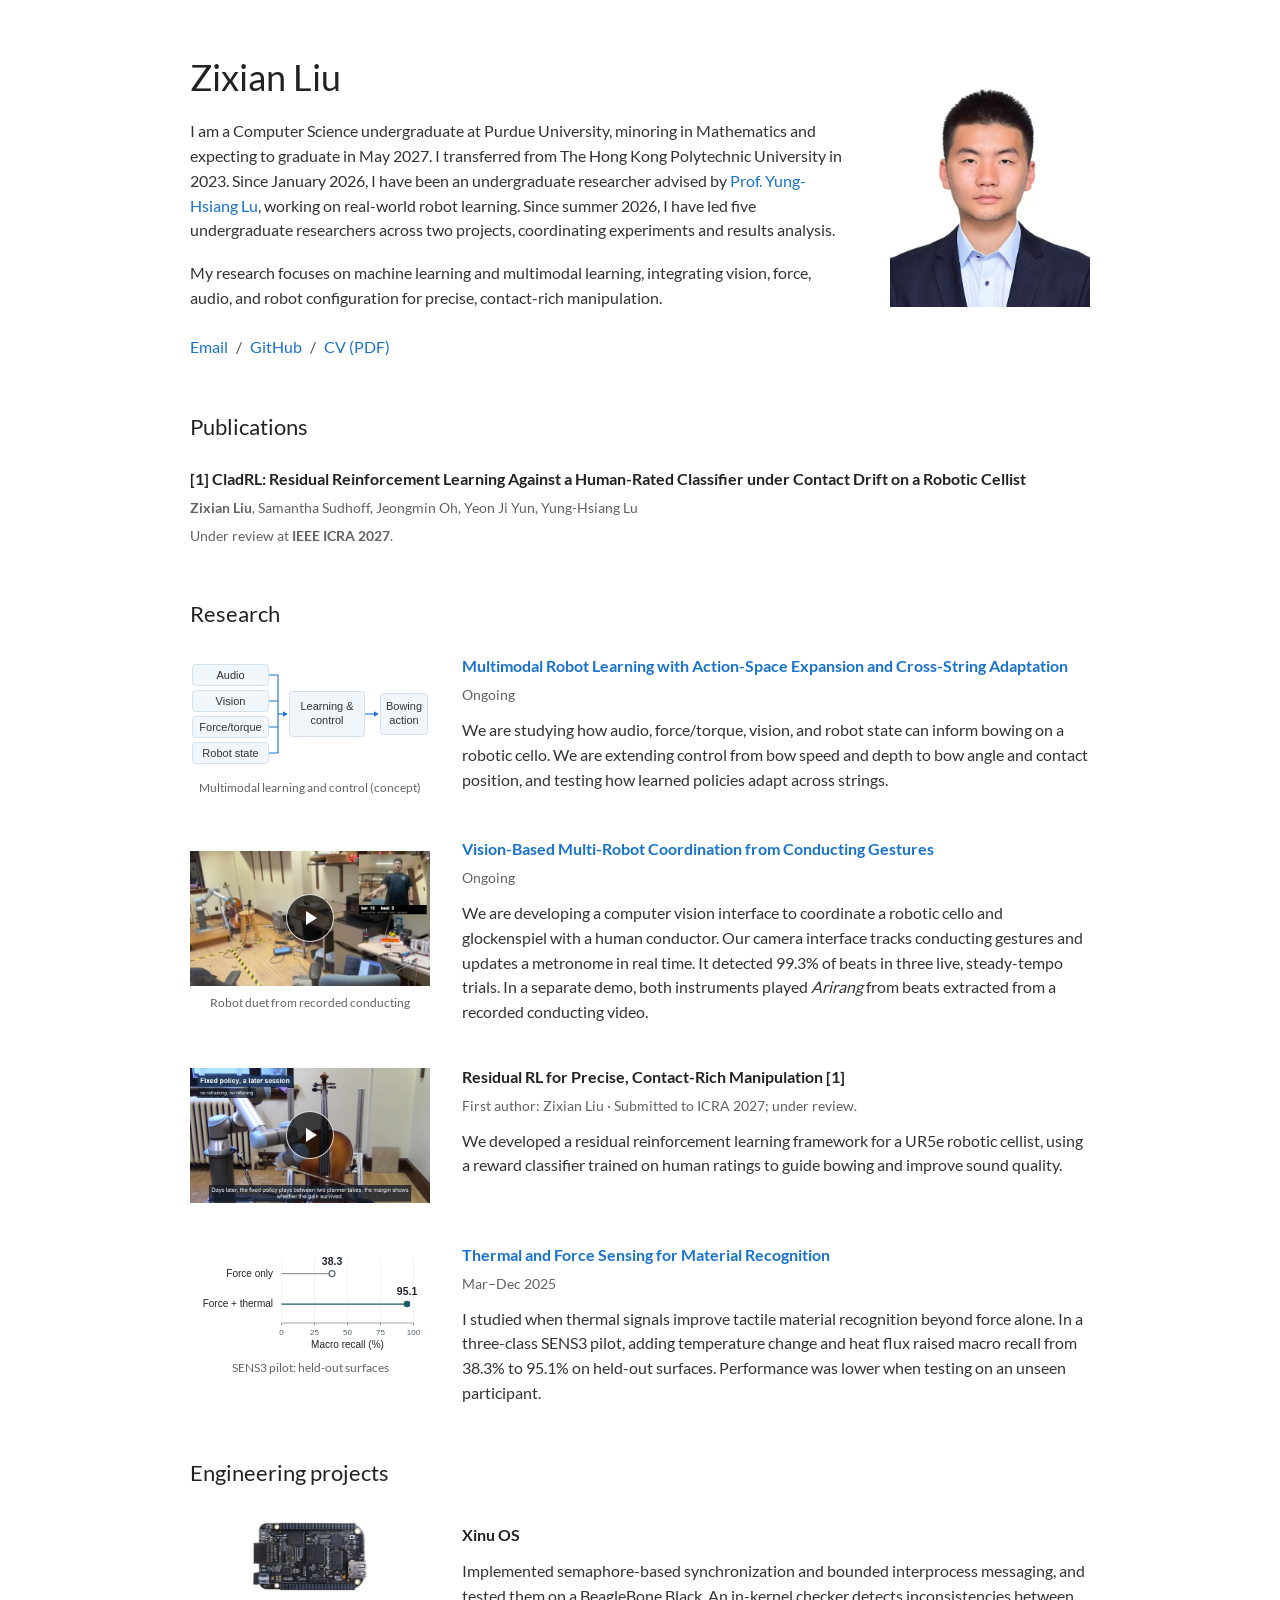
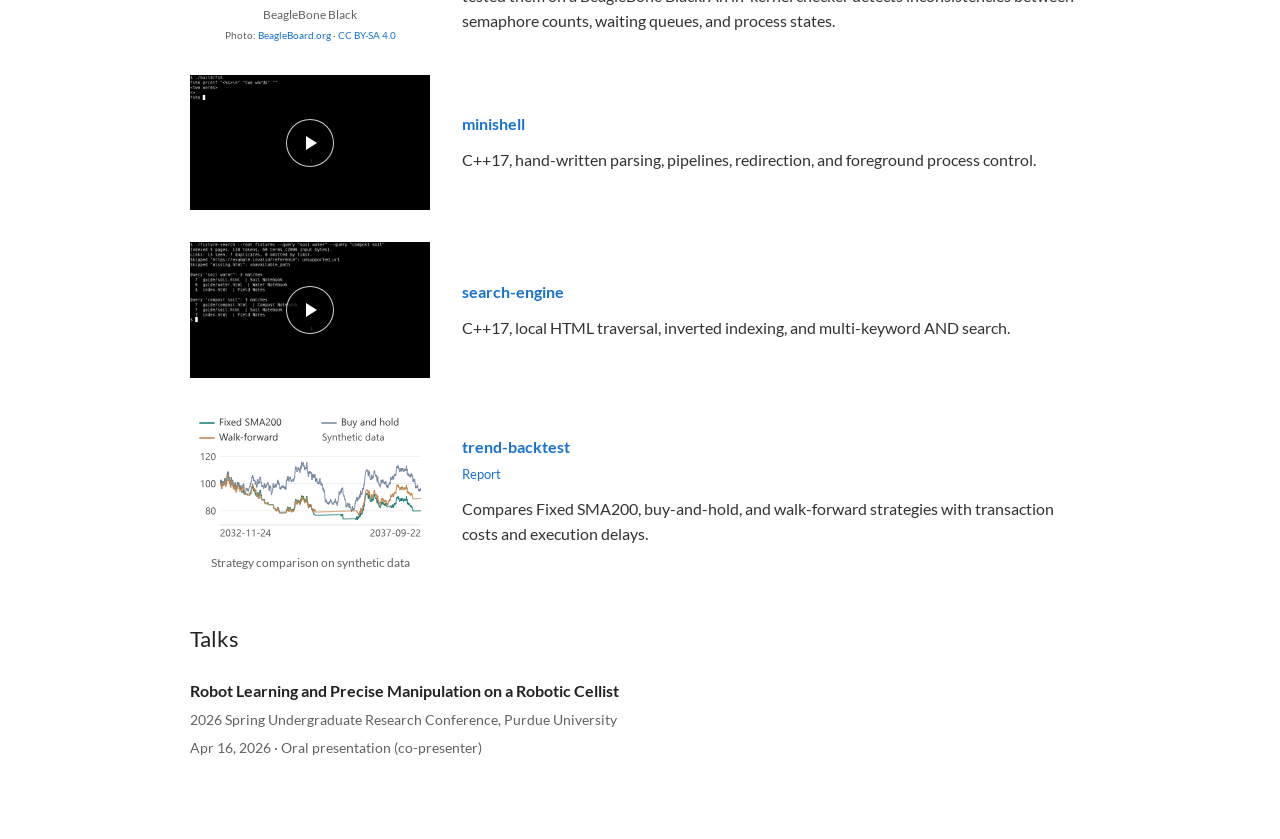
<file: index.html>
<!doctype html>
<html lang="en"><head><meta charset="utf-8"><meta name="viewport" content="width=device-width, initial-scale=1"><meta name="description" content="Zixian Liu, Computer Science undergraduate at Purdue University. Research in robot learning and contact-rich manipulation."><title>Zixian Liu</title><link rel="icon" href="data:,"><link rel="stylesheet" href="styles.css"></head>
<body><a class="skip" href="#main">Skip to content</a>
<main id="main"><header class="intro"><img class="portrait" src="assets/portrait.jpg" alt="Zixian Liu" width="531" height="650"><h1>Zixian Liu</h1><p class="bio bio-history">I am a Computer Science undergraduate at Purdue University, minoring in Mathematics and expecting to graduate in May 2027. I transferred from The Hong Kong Polytechnic University in 2023. Since January 2026, I have been an undergraduate researcher advised by <a href="https://engineering.purdue.edu/~yunglu/" target="_blank" rel="noopener noreferrer">Prof. Yung-Hsiang Lu</a>, working on real-world robot learning. Since summer 2026, I have led five undergraduate researchers across two projects, coordinating experiments and results analysis.</p><p class="bio bio-interests">My research focuses on machine learning and multimodal learning, integrating vision, force, audio, and robot configuration for precise, contact-rich manipulation.</p><p class="links"><a href="mailto:liu3866@purdue.edu">Email</a><span class="separator" aria-hidden="true">/</span><a href="https://github.com/Kevin-Liu-PU" target="_blank" rel="noopener noreferrer">GitHub</a><span class="separator" aria-hidden="true">/</span><a href="assets/Zixian-Liu-CV.pdf" target="_blank" rel="noopener noreferrer">CV (PDF)</a></p></header>
<section id="publications"><h2>Publications</h2>
<article class="talk-item"><h3>[1] CladRL: Residual Reinforcement Learning Against a Human-Rated Classifier under Contact Drift on a Robotic Cellist</h3>
<p class="meta"><strong>Zixian Liu</strong>, Samantha Sudhoff, Jeongmin Oh, Yeon Ji Yun, Yung-Hsiang Lu</p>
<p class="meta">Under review at <strong>IEEE ICRA 2027</strong>.</p></article>
</section>
<section id="research"><h2>Research</h2><article class="research-item with-media"><figure class="research-media multimodal-visual"><img src="assets/multimodal-concept.svg" alt="Conceptual flow from audio, vision, force/torque, and robot state through learning and control to bowing action; a research direction, not a fixed implemented architecture." width="240" height="114"><figcaption>Multimodal learning and control (concept)</figcaption></figure><div class="research-text"><h3><a href="https://github.com/Kevin-Liu-PU/robotic-cellist" target="_blank" rel="noopener noreferrer">Multimodal Robot Learning with Action-Space Expansion and Cross-String Adaptation</a></h3><p class="meta">Ongoing</p><p class="description">We are studying how audio, force/torque, vision, and robot state can inform bowing on a robotic cello. We are extending control from bow speed and depth to bow angle and contact position, and testing how learned policies adapt across strings.</p></div></article><article class="research-item project-row" id="hand-gesture-conducting"><figure class="project-visual"><div class="video-player"><div class="video-frame"><video tabindex="0" controls playsinline preload="metadata" width="1136" height="640" poster="assets/projects/robot-duet-poster.jpg" aria-label="A Mini Robotic Concert: Human Conducting and Multi-Robot Coordination demonstration video"><source src="assets/projects/robot-duet.mp4" type="video/mp4">Your browser does not support embedded video. <a href="assets/projects/robot-duet.mp4" target="_blank" rel="noopener noreferrer">Open demo video</a>.</video><button class="video-play" type="button" aria-label="Play A Mini Robotic Concert: Human Conducting and Multi-Robot Coordination demonstration video" hidden><svg viewBox="0 0 24 24" aria-hidden="true" focusable="false"><path d="M8 5v14l11-7z" fill="currentColor"/></svg></button></div><p class="video-status" role="status" hidden></p></div><figcaption>Robot duet from recorded conducting</figcaption></figure><div class="project-summary"><h3><a href="https://github.com/Kevin-Liu-PU/mini-robotic-concert" target="_blank" rel="noopener noreferrer">Vision-Based Multi-Robot Coordination from Conducting Gestures</a></h3><p class="meta">Ongoing</p><p class="description">We are developing a computer vision interface to coordinate a robotic cello and glockenspiel with a human conductor. Our camera interface tracks conducting gestures and updates a metronome in real time. It detected 99.3% of beats in three live, steady-tempo trials. In a separate demo, both instruments played <i>Arirang</i> from beats extracted from a recorded conducting video.</p></div></article><article class="research-item with-media"><figure class="research-media"><div class="video-player"><div class="video-frame"><video tabindex="0" controls playsinline preload="none" width="1280" height="720" poster="assets/robotic-cellist-poster.jpg" aria-label="Robotic Cellist demonstration video"><source src="assets/robotic-cellist-homepage.mp4" type="video/mp4">Your browser does not support embedded video. <a href="assets/robotic-cellist-homepage.mp4" target="_blank" rel="noopener noreferrer">Open demo video</a>.</video><button class="video-play" type="button" aria-label="Play Robotic Cellist demonstration video" hidden><svg viewBox="0 0 24 24" aria-hidden="true" focusable="false"><path d="M8 5v14l11-7z" fill="currentColor"/></svg></button></div><p class="video-status" role="status" hidden></p></div></figure><div class="research-text"><h3>Residual RL for Precise, Contact-Rich Manipulation [1]</h3><p class="meta">First author: Zixian Liu · Submitted to ICRA 2027; under review.</p><p class="description">We developed a residual reinforcement learning framework for a UR5e robotic cellist, using a reward classifier trained on human ratings to guide bowing and improve sound quality.</p></div></article>
<article class="research-item with-media" id="thermal-tactile-sensing">
  <figure class="research-media multimodal-visual"><img src="assets/projects/sens3-heldout-recall.svg" alt="On held-out surfaces, macro recall was 38.3% with force only and 95.1% with force plus thermal signals." width="480" height="210"><figcaption>SENS3 pilot: held-out surfaces</figcaption></figure>
  <div class="research-text"><h3><a href="https://github.com/Kevin-Liu-PU/thermal-tactile-sensing" target="_blank" rel="noopener noreferrer">Thermal and Force Sensing for Material Recognition</a></h3><p class="meta">Mar–Dec 2025</p>
  <p class="description">I studied when thermal signals improve tactile material recognition beyond force alone. In a three-class SENS3 pilot, adding temperature change and heat flux raised macro recall from 38.3% to 95.1% on held-out surfaces. Performance was lower when testing on an unseen participant.</p></div>
</article></section>
<section id="projects" class="engineering"><h2>Engineering projects</h2><ul class="project-list"><li class="project-row"><figure class="project-visual xinu-photo"><a class="project-image-link" href="assets/projects/beaglebone-black.webp" aria-label="View BeagleBone Black reference photograph" target="_blank" rel="noopener noreferrer"><img src="assets/projects/beaglebone-black.webp" alt="Official BeagleBone Black reference photograph by BeagleBoard.org." width="2317" height="1508"></a><figcaption>BeagleBone Black<span class="photo-credit">Photo: <a href="https://docs.beagleboard.org/boards/beaglebone/black/ch10.html" target="_blank" rel="noopener noreferrer">BeagleBoard.org</a> &middot; <a href="https://creativecommons.org/licenses/by-sa/4.0/" target="_blank" rel="license noopener noreferrer">CC BY-SA 4.0</a></span></figcaption></figure><div class="project-summary"><h3>Xinu OS</h3><p class="description">Implemented semaphore-based synchronization and bounded interprocess messaging, and tested them on a BeagleBone Black. An in-kernel checker detects inconsistencies between semaphore counts, waiting queues, and process states.</p></div></li><li class="project-row"><figure class="project-visual"><div class="video-player"><div class="video-frame"><video tabindex="0" controls playsinline preload="metadata" width="1348" height="760" poster="assets/projects/minishell-poster.jpg" aria-label="minishell demonstration video"><source src="assets/projects/minishell.mp4" type="video/mp4">Your browser does not support embedded video. <a href="assets/projects/minishell.mp4" target="_blank" rel="noopener noreferrer">Open video</a>.</video><button class="video-play" type="button" aria-label="Play minishell demonstration video" hidden><svg viewBox="0 0 24 24" aria-hidden="true" focusable="false"><path d="M8 5v14l11-7z" fill="currentColor"/></svg></button></div><p class="video-status" role="status" hidden></p></div></figure><div class="project-summary"><h3><a href="https://github.com/Kevin-Liu-PU/minishell" target="_blank" rel="noopener noreferrer">minishell</a></h3><p class="description">C++17, hand-written parsing, pipelines, redirection, and foreground process control.</p></div></li><li class="project-row"><figure class="project-visual"><div class="video-player"><div class="video-frame"><video tabindex="0" controls playsinline preload="metadata" width="1348" height="760" poster="assets/projects/search-engine-poster.jpg" aria-label="search-engine demonstration video"><source src="assets/projects/search-engine.mp4" type="video/mp4">Your browser does not support embedded video. <a href="assets/projects/search-engine.mp4" target="_blank" rel="noopener noreferrer">Open video</a>.</video><button class="video-play" type="button" aria-label="Play search-engine demonstration video" hidden><svg viewBox="0 0 24 24" aria-hidden="true" focusable="false"><path d="M8 5v14l11-7z" fill="currentColor"/></svg></button></div><p class="video-status" role="status" hidden></p></div></figure><div class="project-summary"><h3><a href="https://github.com/Kevin-Liu-PU/search-engine" target="_blank" rel="noopener noreferrer">search-engine</a></h3><p class="description">C++17, local HTML traversal, inverted indexing, and multi-keyword AND search.</p></div></li><li class="project-row"><figure class="project-visual"><a class="project-image-link" href="assets/projects/trend-backtest-comparison.svg" aria-label="View the three-strategy comparison on synthetic data" target="_blank" rel="noopener noreferrer"><img src="assets/projects/trend-backtest-comparison.svg" alt="Synthetic data equity curves for Fixed SMA200, Buy and hold, and Walk-forward strategies over the same evaluation period, all starting at 100." width="240" height="136"></a><figcaption>Strategy comparison on synthetic data</figcaption></figure><div class="project-summary"><h3><a href="https://github.com/Kevin-Liu-PU/trend-backtest" target="_blank" rel="noopener noreferrer">trend-backtest</a></h3><p class="project-links"><a href="https://kevin-liu-pu.github.io/trend-backtest/" target="_blank" rel="noopener noreferrer">Report</a></p><p class="description">Compares Fixed SMA200, buy-and-hold, and walk-forward strategies with transaction costs and execution delays.</p></div></li></ul></section>
<section id="talks"><h2>Talks</h2><article class="talk-item"><h3>Robot Learning and Precise Manipulation on a Robotic Cellist</h3><p class="meta">2026 Spring Undergraduate Research Conference, Purdue University</p><p class="meta"><time datetime="2026-04-16">Apr 16, 2026</time> &middot; Oral presentation (co-presenter)</p></article></section>
</main><script src="video.js" defer></script></body></html>
</file>
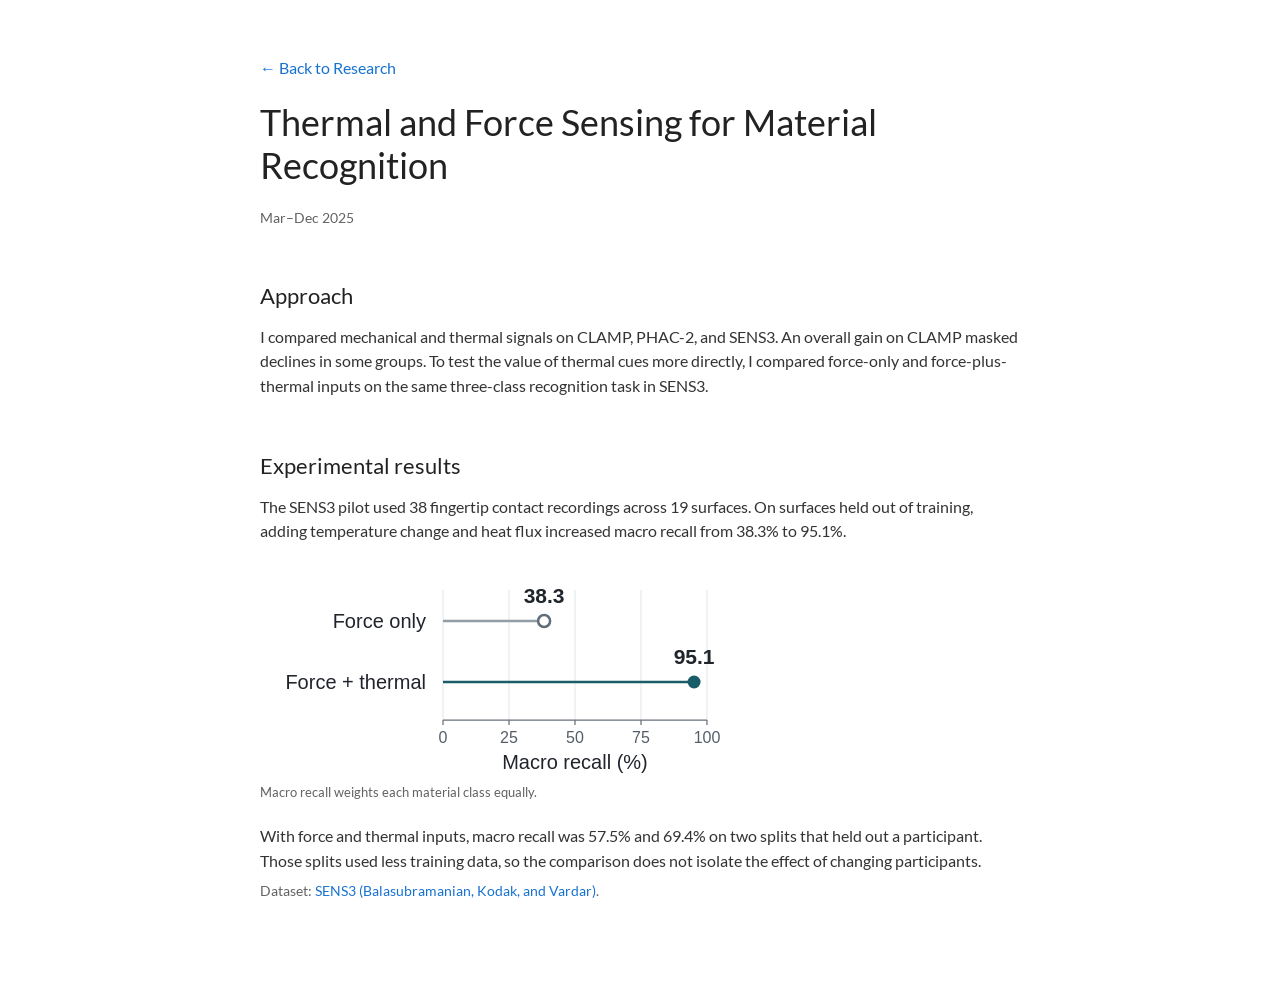
<file: thermal-tactile-sensing.html>
<!doctype html>
<html lang="en">
<head>
  <meta charset="utf-8">
  <meta name="viewport" content="width=device-width, initial-scale=1">
  <meta name="description" content="Experiments comparing force and thermal signals for tactile material recognition.">
  <title>Thermal and Force Sensing for Material Recognition | Zixian Liu</title>
  <link rel="icon" href="data:,">
  <link rel="stylesheet" href="styles.css">
  <link rel="stylesheet" href="thermal-tactile-sensing.css">
</head>
<body>
<a class="skip" href="#main">Skip to content</a>
<main id="main" class="tactile-project">
  <header>
    <p class="back-link"><a href="./#thermal-tactile-sensing">← Back to Research</a></p>
    <h1>Thermal and Force Sensing for Material Recognition</h1>
    <p class="meta">Mar–Dec 2025</p>
  </header>
  <section aria-labelledby="approach-heading">
    <h2 id="approach-heading">Approach</h2>
    <p>I compared mechanical and thermal signals on CLAMP, PHAC-2, and SENS3. An overall gain on CLAMP masked declines in some groups. To test the value of thermal cues more directly, I compared force-only and force-plus-thermal inputs on the same three-class recognition task in SENS3.</p>
  </section>
  <section id="results" aria-labelledby="results-heading">
    <h2 id="results-heading">Experimental results</h2>
    <p>The SENS3 pilot used 38 fingertip contact recordings across 19 surfaces. On surfaces held out of training, adding temperature change and heat flux increased macro recall from 38.3% to 95.1%.</p>
    <figure class="tactile-results"><img src="assets/projects/sens3-heldout-recall.svg" alt="On held-out surfaces, macro recall was 38.3% with force only and 95.1% with force plus thermal signals." width="480" height="210"><figcaption>Macro recall weights each material class equally.</figcaption></figure>
    <p>With force and thermal inputs, macro recall was 57.5% and 69.4% on two splits that held out a participant. Those splits used less training data, so the comparison does not isolate the effect of changing participants.</p>
    <p class="meta">Dataset: <a href="https://www.sens3.net/about">SENS3 (Balasubramanian, Kodak, and Vardar)</a>.</p>
  </section>
</main>
</body>
</html>
</file>
<file: styles.css>
@font-face { font-family: Lato; font-style: normal; font-weight: 400; font-display: swap; src: url('assets/fonts/Lato-Regular.woff2') format('woff2'); }
@font-face { font-family: Lato; font-style: normal; font-weight: 700; font-display: swap; src: url('assets/fonts/Lato-Bold.woff2') format('woff2'); }
* { box-sizing: border-box; }
html { scroll-behavior: smooth; }
body { margin: 0; background: #fff; color: #333; font: 16px/1.55 Lato, Arial, sans-serif; }
main { width: min(100% - 64px, 900px); margin: 56px auto 80px; }
h1, h2, h3, p { margin: 0; }
h1 { grid-area: name; font-size: 36px; line-height: 1.2; font-weight: 400; color: #222; margin-bottom: 20px; }
h2 { font-size: 22px; line-height: 1.35; font-weight: 400; color: #222; margin-bottom: 26px; }
h3 { font-size: 16px; line-height: 1.5; font-weight: 700; color: #222; }
p + p { margin-top: 18px; }
a { color: #1772d0; text-decoration: none; }
a:hover { text-decoration: underline; }
a:focus-visible { outline: 2px solid #1772d0; outline-offset: 3px; }
strong { font-weight: 700; }
.intro { display: grid; grid-template-columns: minmax(0, 1fr) 200px; grid-template-areas: "name photo" "history photo" "interests photo" "links photo"; column-gap: 48px; align-items: start; }
.bio-history { grid-area: history; }
.bio-interests { grid-area: interests; }
.engineering .project-list { list-style: none; margin: 0; padding: 0; }
.project-row { display: grid; grid-template-columns: 240px minmax(0, 1fr); gap: 32px; align-items: center; }
.project-row + .project-row { margin-top: 32px; }
.project-visual { width: 240px; max-width: 100%; margin: 0; }
.project-image-link { display: block; cursor: zoom-in; }
.project-visual img { display: block; width: 100%; height: auto; }
.project-visual figcaption, .multimodal-visual figcaption { margin-top: 8px; color: #626262; font-size: 12px; line-height: 1.5; text-align: center; }
.photo-credit { display: block; margin-top: 4px; font-size: 10px; line-height: 1.5; }
.xinu-photo .project-image-link { width: 130px; max-width: 100%; margin-inline: auto; }
.project-summary { min-width: 0; }
.project-summary .project-links { display: flex; flex-wrap: wrap; gap: 8px 16px; margin-top: 6px; font-size: 13px; line-height: 1.5; }
.project-visual video { display: block; width: 100%; height: auto; background: #000; }
.portrait { grid-area: photo; display: block; width: 200px; height: auto; margin-top: 6px; }
.links { grid-area: links; margin-top: 24px; }
.links .separator { padding: 0 8px; color: #555; }
section { margin-top: 52px; }
article + article { margin-top: 40px; }
.meta { color: #626262; font-size: 14px; line-height: 1.55; margin-top: 6px; }
.description { max-width: 72ch; margin-top: 12px; }
.with-media { display: flex; align-items: flex-start; gap: 32px; }
.research-media { flex: 0 0 240px; margin: 3px 0 0; }
.multimodal-visual { width: 240px; max-width: 100%; }
.multimodal-visual img { display: block; width: 100%; height: auto; }
.research-media video { display: block; width: 100%; height: auto; aspect-ratio: 16 / 9; background: #000; }
.video-frame { position: relative; }
.video-play { position: absolute; top: 50%; left: 50%; transform: translate(-50%, -50%); display: grid; place-items: center; width: 48px; height: 48px; padding: 0; border: 1px solid rgba(255, 255, 255, .8); border-radius: 50%; background: rgba(0, 0, 0, .68); color: #fff; cursor: pointer; touch-action: manipulation; }
.video-play svg { display: block; width: 24px; height: 24px; }
.video-play:hover { background: rgba(0, 0, 0, .82); }
.video-play:focus-visible { outline: 3px solid #1772d0; outline-offset: 3px; }
.video-play:disabled { cursor: wait; }
.video-status { margin-top: 6px; color: #626262; font-size: 12px; line-height: 1.4; }
.video-play[hidden], .video-status[hidden] { display: none; }
.research-text { min-width: 0; }
.skip { position: absolute; top: -70px; left: 20px; padding: 6px 10px; background: #fff; }
.skip:focus { top: 5px; }
@media (max-width: 680px) {
  main { width: calc(100% - 40px); margin: 32px auto 56px; }
  .intro { grid-template-columns: minmax(0, 1fr) 96px; grid-template-areas: "name photo" "history history" "interests interests" "links links"; column-gap: 24px; }
  h1 { align-self: center; font-size: 32px; margin-bottom: 0; }
  .portrait { width: 96px; margin: 0; }
  .bio-history { margin-top: 24px; }
  .links { margin-top: 22px; }
  h2 { margin-bottom: 24px; }
  .with-media { display: block; }
  .research-media { max-width: 560px; margin: 0 0 20px; }
  .multimodal-visual { width: 100%; max-width: 320px; }
  .project-row { display: block; }
  .project-row + .project-row { margin-top: 32px; }
  .project-visual { width: 100%; max-width: 320px; margin-bottom: 16px; }
  section { margin-top: 40px; }
  article + article { margin-top: 34px; }
}
@media (prefers-reduced-motion: reduce) { html { scroll-behavior: auto; } }
@media print { .skip { display: none; } main { width: 100%; margin: 0; } section, article { break-inside: avoid; } a { color: inherit; } }
</file>
<file: thermal-tactile-sensing.css>
.tactile-project { max-width: 760px; }
.tactile-project .back-link { margin-bottom: 20px; }
.tactile-project h2 { margin-bottom: 14px; }
.tactile-results { max-width: 480px; margin: 22px 0; }
.tactile-results img { display: block; width: 100%; height: auto; }
.tactile-results figcaption { margin-top: 6px; font-size: 13px; color: #626262; }
</file>
